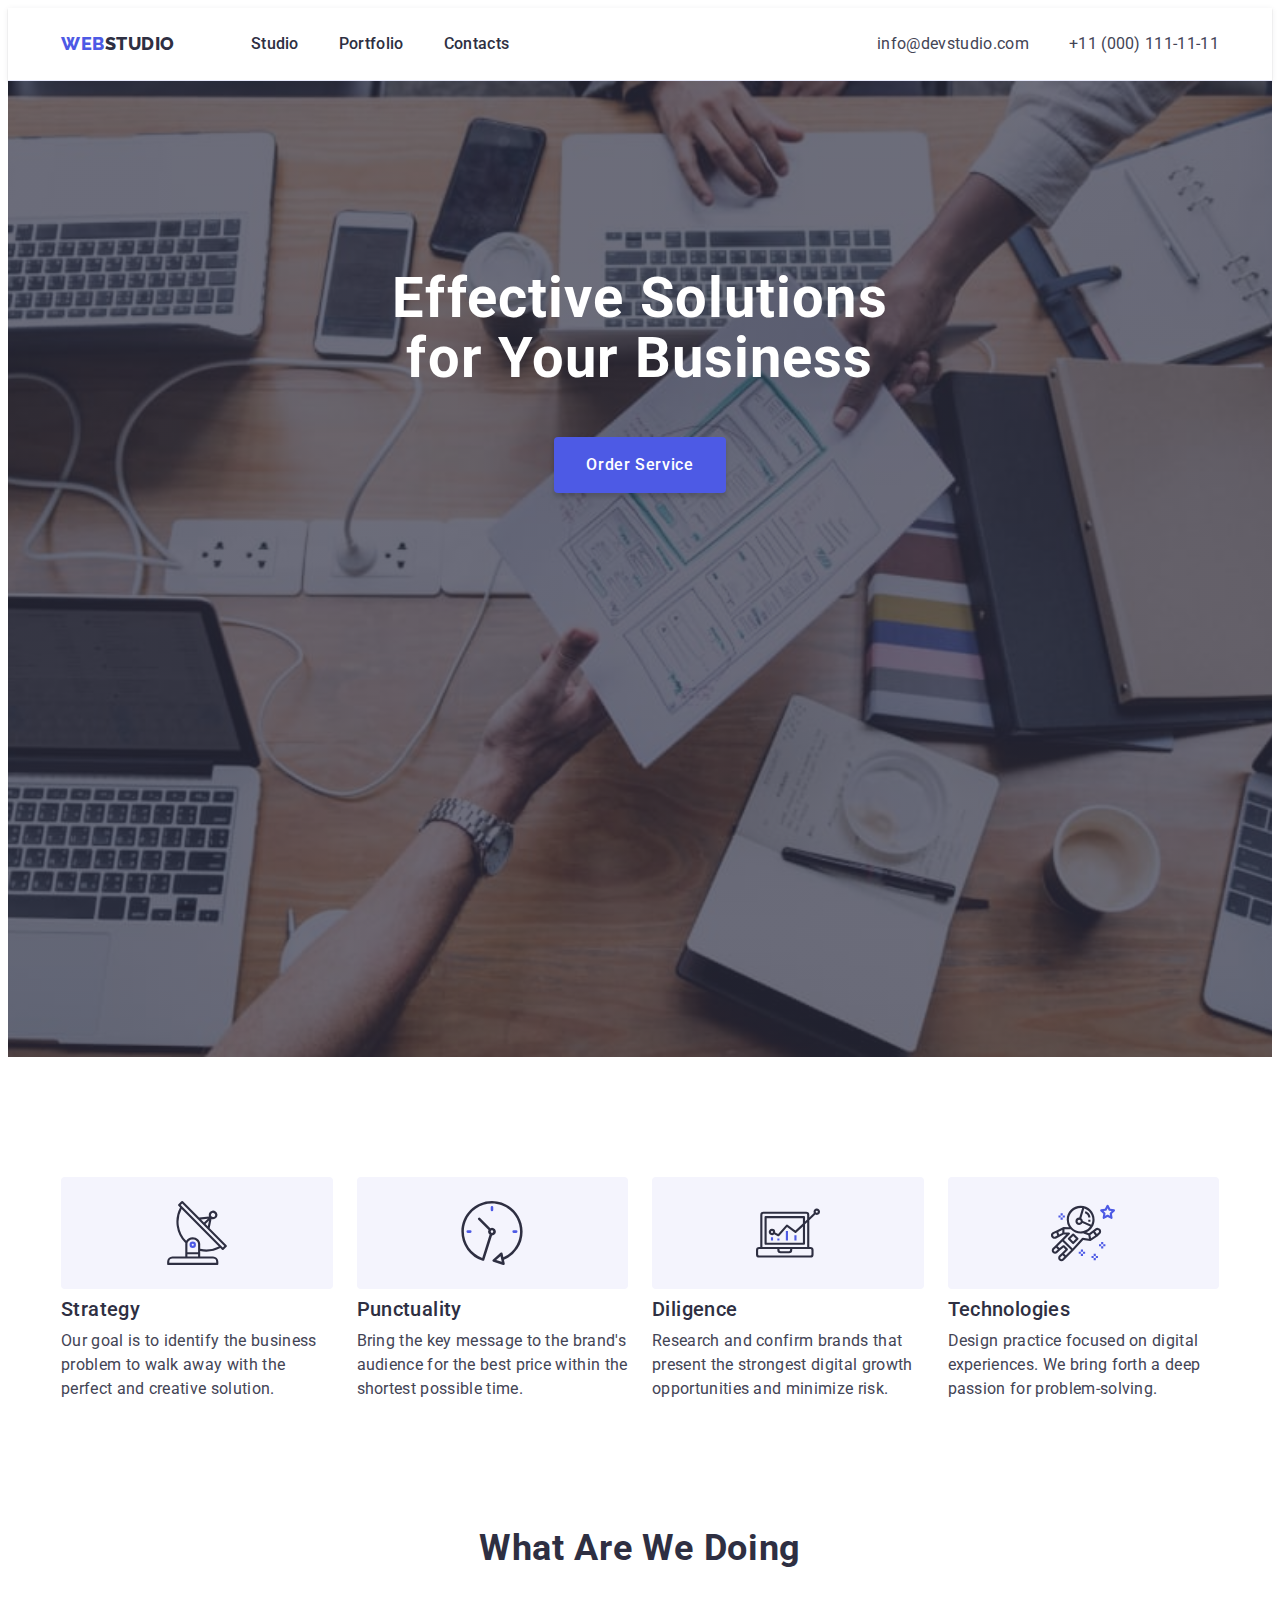
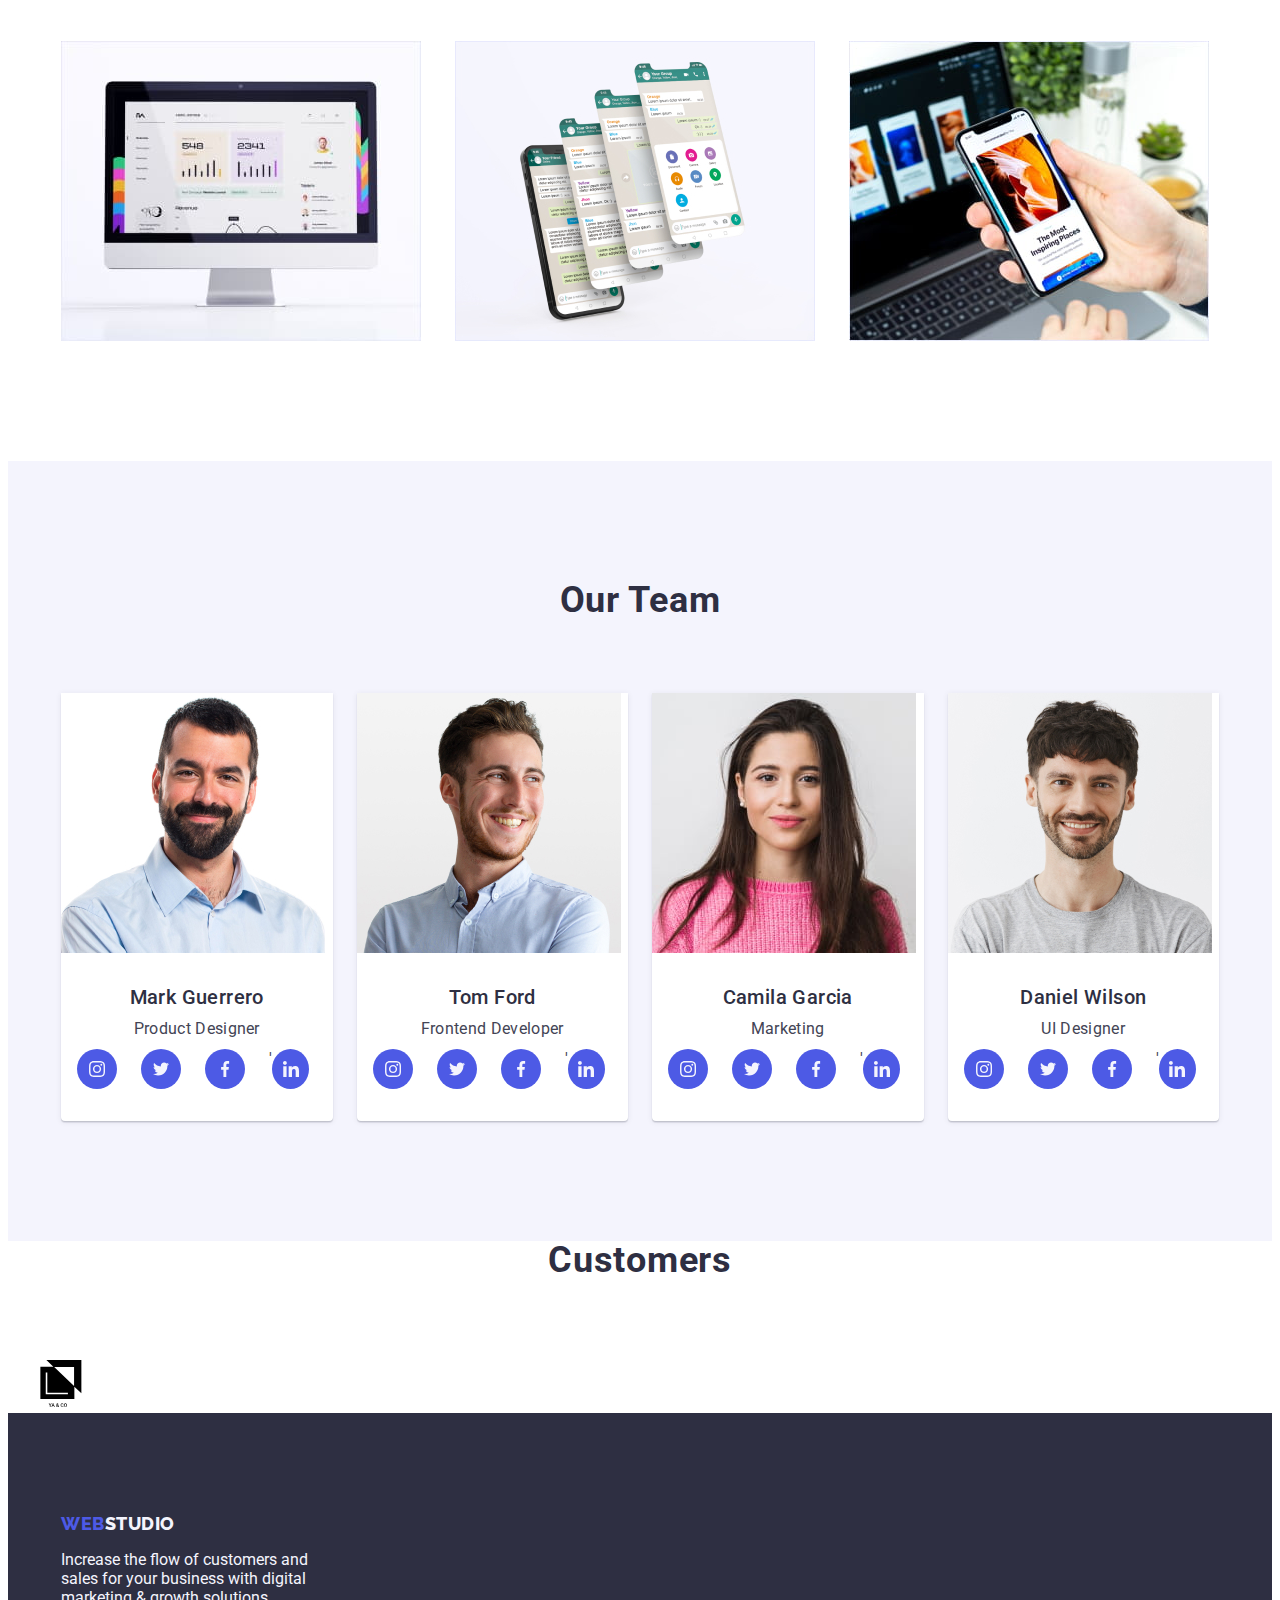
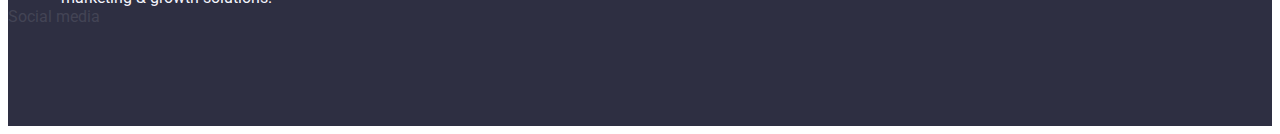
<file: index.html>
<!DOCTYPE html>
<html lang="en">
  <head>
    <meta charset="utf-8" />
    <title>Home work3</title>
    <link rel="preconnect" href="https://fonts.googleapis.com" />
    <link rel="preconnect" href="https://fonts.gstatic.com" crossorigin />
    <link
      href="https://fonts.googleapis.com/css2?family=Raleway:wght@800&family=Roboto:wght@400;500;700;900&display=swap"
      rel="stylesheet" />
    <link
      rel="stylesheet"
      href="https://cdnjs.cloudflare.com/ajax/libs/modern-normalize/1.1.0/modern-normalize.min.css"
      integrity="sha512-wpPYUAdjBVSE4KJnH1VR1HeZfpl1ub8YT/NKx4PuQ5NmX2tKuGu6U/JRp5y+Y8XG2tV+wKQpNHVUX03MfMFn9Q=="
      crossorigin="anonymous"
      referrerpolicy="no-referrer" />
    <link rel="stylesheet" href="./css/styles.css" />
  </head>

  <body>
    <header class="header-main">
      <div class="container">
        <nav class="nav-container">
          <a class="link logo" href="./index.html">Web<span class="logo-text-top">Studio</span> </a>
          <ul class="list menu-nav">
            <li><a href="./index.html" class="link menu">Studio</a></li>
            <li><a href="./portfolio.html" class="link menu">Portfolio</a></li>
            <li><a href="" class="link menu">Contacts</a></li>
          </ul>
        </nav>
        <address class="contacts">
          <ul class="list address-list">
            <li><a href="mailto:info@devstudio.com" class="link link-address">info@devstudio.com</a></li>
            <li><a href="tel:+110001111111" class="link link-address">+11 (000) 111-11-11</a></li>
          </ul>
        </address>
      </div>
    </header>
    <main>
      <!-- перша -->
      <section class="hero">
        <div class="container">
          <h1 class="solution">Effective Solutions for Your Business</h1>
          <button type="button" class="button">Order Service</button>
        </div>
      </section>
      <!-- друга -->
      <section class="features">
        <div class="container">
          <h2 class="visually-hidden">feature-list</h2>
          <ul class="features-list list">
            <li class="features-item">
              <div class="feature-conteiner">
              <svg class="feature-icons" width="64" height="64"><use href="./images/icons.svg#icon-antenna"></use>
              </svg> 
            </div> 
              <h3 class="header-list-item">Strategy</h3>
              <p class="feature-prg">
                Our goal is to identify the business problem to walk away with the perfect and creative solution.
              </p>
            </li>
            <li class="features-item">
              <div class="feature-conteiner">
                <svg class="feature-icons" width="64" height="64"><use href="./images/icons.svg#icon-clock"></use>
                </svg> 
              </div> 
              <h3 class="header-list-item">Punctuality</h3>
              <p class="feature-prg">
                Bring the key message to the brand's audience for the best price within the shortest possible time.
              </p>
            </li>
            <li class="features-item">
              <div class="feature-conteiner">
                <svg class="feature-icons" width="64" height="64"><use href="./images/icons.svg#icon-diagram"></use>
                </svg> 
              </div> 
              <h3 class="header-list-item">Diligence</h3>
              <p class="feature-prg">
                Research and confirm brands that present the strongest digital growth opportunities and minimize risk.
              </p>
            </li>
            <li class="features-item">
              <div class="feature-conteiner">
                <svg class="feature-icons" width="64" height="64"><use href="./images/icons.svg#icon-astronaut"></use>
                </svg> 
              </div> 
              <h3 class="header-list-item">Technologies</h3>
              <p class="feature-prg">
                Design practice focused on digital experiences. We bring forth a deep passion for problem-solving.
              </p>
            </li>
          </ul>
        </div>
      </section>
      <!-- третя -->
      <section class="projects">
        <div class="container">
          <h2 class="header-projects">What are we doing</h2>
          <ul class="projects-card list">
            <li class="projects-item">
              <a href="" class="link"> <img src="./images/pic1.jpg" alt="Projects-item" /></a>
            </li>
            <li class="projects-item">
              <a href="" class="link"> <img src="./images/pic2.jpg" alt="Projects-item" /></a>
            </li>
            <li class="projects-item">
              <a href="" class="link"> <img src="./images/pic3.jpg" alt="Projects-item" /></a>
            </li>
          </ul>
        </div>
      </section>
      <!-- четверта -->
      <section class="employees">
        <div class="container">
          <h2 class="header-projects">Our Team</h2>
           <ul class="employees-card list">
                <li class="employees-item">
              <img src="./images/pic4.jpg" alt="Product Disigner Mark Guerrero" />
              <div class="employees-text">
                <h3 class="header-list-item">Mark Guerrero</h3>
                <p class="feature-prg">Product Designer</p>
            <ul class="social-icons list">
                <li class="social-item">
                  <a href="" class="social-link">
                      <svg width="16" height="16"><use href="./images/icons.svg#icon-instagram"></use>
                      </svg></a> </li>
                <li class="social-item">
                  <a href="" class="social-link">
                      <svg width="16" height="16"><use href="./images/icons.svg#icon-twitter"></use>
                      </svg></a> </li>
                <li class="social-item">
                  <a href="" class="social-link">
                      <svg width="16" height="16"><use href="./images/icons.svg#icon-facebook"></use>
                      </svg></a></li>
                <li class="social-item">'
                    <a href="" class="social-link">
                      <svg width="16" height="16"><use href="./images/icons.svg#icon-linkedin"></use>
                      </svg></a></li>
              </ul>
              </div>
            </li>
            <li class="employees-item">
              <img src="./images/pic5.jpg" alt="Frontend Developer Tom Ford" />
              <div class="employees-text">
                <h3 class="header-list-item">Tom Ford</h3>
                <p class="feature-prg">Frontend Developer</p>
 <ul class="social-icons list">
                <li class="social-item">
                  <a href="" class="social-link">
                      <svg width="16" height="16"><use href="./images/icons.svg#icon-instagram"></use>
                      </svg></a> </li>
                <li class="social-item">
                  <a href="" class="social-link">
                      <svg width="16" height="16"><use href="./images/icons.svg#icon-twitter"></use>
                      </svg></a> </li>
                <li class="social-item">
                  <a href="" class="social-link">
                      <svg width="16" height="16"><use href="./images/icons.svg#icon-facebook"></use>
                      </svg></a></li>
                <li class="social-item">'
                    <a href="" class="social-link">
                      <svg width="16" height="16"><use href="./images/icons.svg#icon-linkedin"></use>
                      </svg></a></li>
              </ul>
              </div>
            </li>
            <li class="employees-item">
              <img src="./images/pic6.jpg" alt="Marketing Camila Garcia" />
              <div class="employees-text">
                <h3 class="header-list-item">Camila Garcia</h3>
                <p class="feature-prg">Marketing</p>
 <ul class="social-icons list">
                <li class="social-item">
                  <a href="" class="social-link">
                      <svg width="16" height="16"><use href="./images/icons.svg#icon-instagram"></use>
                      </svg></a> </li>
                <li class="social-item">
                  <a href="" class="social-link">
                      <svg width="16" height="16"><use href="./images/icons.svg#icon-twitter"></use>
                      </svg></a> </li>
                <li class="social-item">
                  <a href="" class="social-link">
                      <svg width="16" height="16"><use href="./images/icons.svg#icon-facebook"></use>
                      </svg></a></li>
                <li class="social-item">'
                    <a href="" class="social-link">
                      <svg width="16" height="16"><use href="./images/icons.svg#icon-linkedin"></use>
                      </svg></a></li>
              </ul>
              </div>
            </li>
            <li class="employees-item">
              <img src="./images/pic7.jpg" alt="Ul Designer Daniel Wilson" />
              <div class="employees-text">
                <h3 class="header-list-item">Daniel Wilson</h3>
                <p class="feature-prg">UI Designer</p>
                 <ul class="social-icons list">
                <li class="social-item">
                  <a href="" class="social-link">
                      <svg width="16" height="16"><use href="./images/icons.svg#icon-instagram"></use>
                      </svg></a> </li>
                <li class="social-item">
                  <a href="" class="social-link">
                      <svg width="16" height="16"><use href="./images/icons.svg#icon-twitter"></use>
                      </svg></a> </li>
                <li class="social-item">
                  <a href="" class="social-link">
                      <svg width="16" height="16"><use href="./images/icons.svg#icon-facebook"></use>
                      </svg></a></li>
                <li class="social-item">'
                    <a href="" class="social-link">
                      <svg width="16" height="16"><use href="./images/icons.svg#icon-linkedin"></use>
                      </svg></a></li>
              </ul>
              </div>
            </li>
          </ul>
        </div>
      </section>

      <!-- пята -->
      <section class="customers">
        <div class="containers">
          <h2 class="header-projects">Customers</h2>
            <ul class="customers-card list">
              <li class="customers-item">
                <a href="" class="customers-link link">
                  <svg width="104" height="56" class="customers-list-icon">
                    <use href="./images/icons.svg#icon-first"></use>
                  </svg>
                </a>
              </li>
              <li></li>
              <li></li>
              <li></li>
              <li></li>
              <li></li>
            </ul>
          <div>
      </section>

    </main>

    <footer class="bottom">
      <div class="container">
        <a class="logo link" href="./index.html"> Web<span class="logo-text-bottom">Studio</span></a>
        <p class="text-bottom">
          Increase the flow of customers and sales for your business with digital marketing & growth solutions.
        </p>
      </div>
      <div class="social list">
        <ul></ul>
        <ul></ul>
        <ul></ul>
        <ul></ul>
<p>Social media</p>
      </div>
    </footer>
  </body>
</html>
</file>
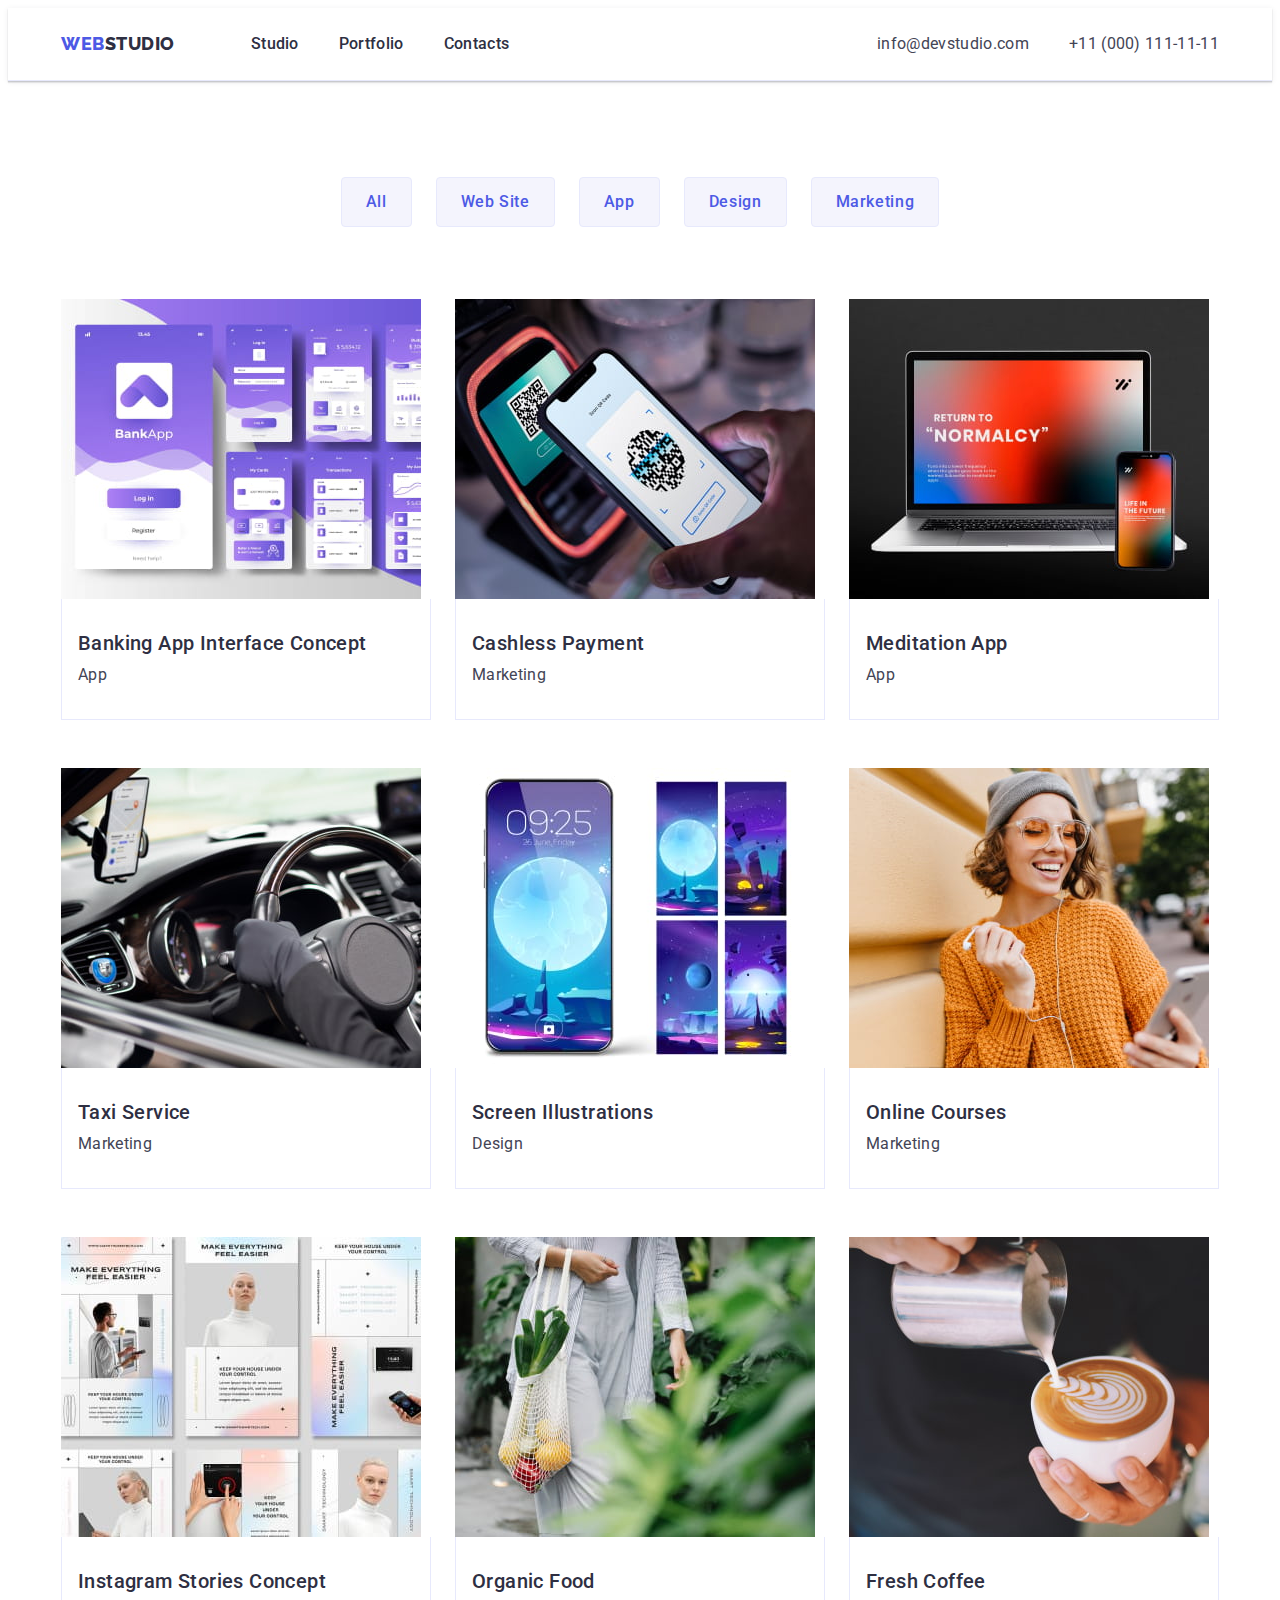
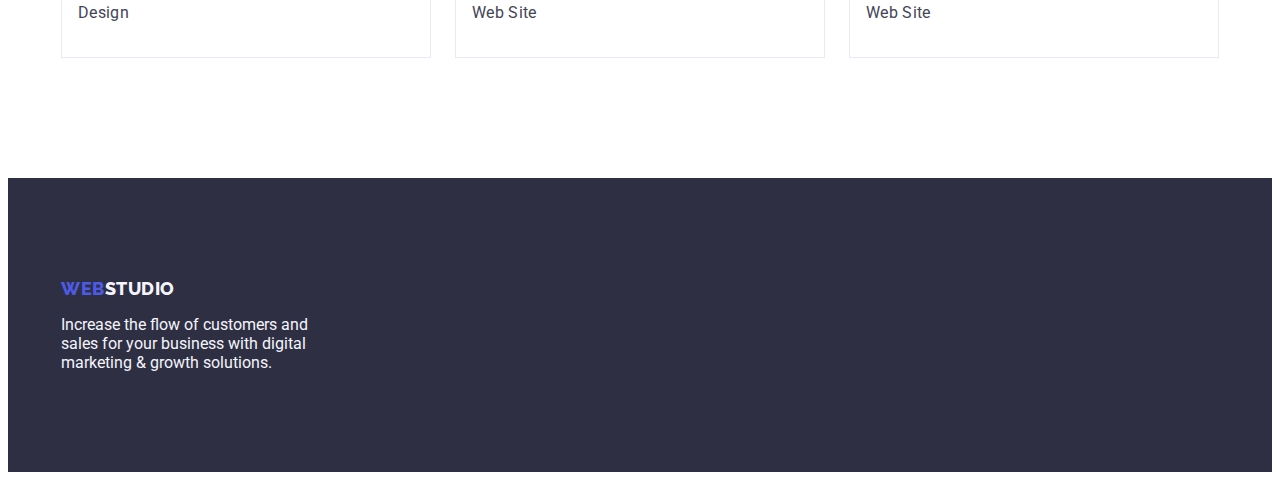
<file: portfolio.html>
<!DOCTYPE html>
<html lang="en">
  <head>
    <meta charset="utf-8" />
    <title>Home work3 portfolio</title>
    <link rel="preconnect" href="https://fonts.googleapis.com" />
    <link rel="preconnect" href="https://fonts.gstatic.com" crossorigin />

    <link
      href="https://fonts.googleapis.com/css2?family=Raleway:wght@800&family=Roboto:wght@400;500;700;900&display=swap"
      rel="stylesheet" />
    <link
      rel="stylesheet"
      href="https://cdnjs.cloudflare.com/ajax/libs/modern-normalize/1.1.0/modern-normalize.min.css"
      integrity="sha512-wpPYUAdjBVSE4KJnH1VR1HeZfpl1ub8YT/NKx4PuQ5NmX2tKuGu6U/JRp5y+Y8XG2tV+wKQpNHVUX03MfMFn9Q=="
      crossorigin="anonymous"
      referrerpolicy="no-referrer" />
    <link rel="stylesheet" href="./css/styles.css" />
  </head>

  <body>
    <header class="header-main">
      <div class="container">
        <nav class="nav-container">
          <a class="logo link" href="./index.html">Web<span class="logo-text-top">Studio</span> </a>
          <ul class="list menu-nav">
            <li><a href="./index.html" class="link menu">Studio</a></li>
            <li><a href="./portfolio.html" class="link menu">Portfolio</a></li>
            <li><a href="" class="link menu">Contacts</a></li>
          </ul>
        </nav>
        <address class="contacts">
          <ul class="list address-list">
            <li><a href="mailto:info@devstudio.com" class="link link-address">info@devstudio.com</a></li>
            <li><a href="tel:+110001111111" class="link link-address">+11 (000) 111-11-11</a></li>
          </ul>
        </address>
      </div>
    </header>
    <!-- перша -->
    <main>
      <section class="btn">
        <div class="container">
          <h1 class="visually-hidden">route</h1>
          <ul class="list list-btn">
            <li class="btn-item">
              <button type="button" class="active filter-btn">All</button>
            </li>
            <li class="btn-item">
              <button type="button" class="active filter-btn">Web Site</button>
            </li>
            <li class="btn-item">
              <button type="button" class="active filter-btn">App</button>
            </li>
            <li class="btn-item">
              <button type="button" class="active filter-btn">Design</button>
            </li>
            <li class="btn-item">
              <button type="button" class="active filter-btn">Marketing</button>
            </li>
          </ul>
          <!-- список -->
          <ul class="portfolio-card list">
            <li class="portfolio-item">
              <a href="" class="link">
                <img src="./images/img11.jpg" alt="Photo 1" />
                <div class="card-text">
                  <h2 class="portfolio-header">Banking App Interface Concept</h2>
                  <p class="portfolio-prg">App</p>
                </div>
              </a>
            </li>
            <li class="portfolio-item">
              <a href="" class="link">
                <img src="./images/img12.jpg" alt="Photo 2" />
                <div class="card-text">
                  <h2 class="portfolio-header">Cashless Payment</h2>
                  <p class="portfolio-prg">Marketing</p>
                </div>
              </a>
            </li>
            <li class="portfolio-item">
              <a href="" class="link">
                <img src="./images/img13.jpg" alt="Photo 3" />
                <div class="card-text">
                  <h2 class="portfolio-header">Meditation App</h2>
                  <p class="portfolio-prg">App</p>
                </div>
              </a>
            </li>
            <li class="portfolio-item">
              <a href="" class="link">
                <img src="./images/img14.jpg" alt="Photo 4" />
                <div class="card-text">
                  <h2 class="portfolio-header">Taxi Service</h2>
                  <p class="portfolio-prg">Marketing</p>
                </div>
              </a>
            </li>
            <li class="portfolio-item">
              <a href="" class="link">
                <img src="./images/img15.jpg" alt="Photo 5" />
                <div class="card-text">
                  <h2 class="portfolio-header">Screen Illustrations</h2>
                  <p class="portfolio-prg">Design</p>
                </div>
              </a>
            </li>
            <li class="portfolio-item">
              <a href="" class="link">
                <img src="./images/img16.jpg" alt="Photo 6" />
                <div class="card-text">
                  <h2 class="portfolio-header">Online Courses</h2>
                  <p class="portfolio-prg">Marketing</p>
                </div>
              </a>
            </li>
            <li class="portfolio-item">
              <a href="" class="link">
                <img src="./images/img17.jpg" alt="Photo 7" />
                <div class="card-text">
                  <h2 class="portfolio-header">Instagram Stories Concept</h2>
                  <p class="portfolio-prg">Design</p>
                </div>
              </a>
            </li>
            <li class="portfolio-item">
              <a href="" class="link">
                <img src="./images/img18.jpg" alt="Photo 8" />
                <div class="card-text">
                  <h2 class="portfolio-header">Organic Food</h2>
                  <p class="portfolio-prg">Web Site</p>
                </div>
              </a>
            </li>
            <li class="portfolio-item">
              <a href="" class="link">
                <img src="./images/img19.jpg" alt="Photo 9" />
                <div class="card-text">
                  <h2 class="portfolio-header">Fresh Coffee</h2>
                  <p class="portfolio-prg">Web Site</p>
                </div>
              </a>
            </li>
          </ul>
        </div>
      </section>
    </main>

    <footer class="bottom">
      <div class="container">
        <a class="logo link" href="./index.html"> Web<span class="logo-text-bottom">Studio</span></a>
        <p class="text-bottom">
          Increase the flow of customers and sales for your business with digital marketing & growth solutions.
        </p>
      </div>
    </footer>
  </body>
</html>
</file>
<file: css/styles.css>
:root {
    --CORNFLOWER: #E7E9FC;
    --WHITE: #ffffff;
    --NAVY_BLUE: #2E2F42;
    --IRIS: #4D5AE5;
    --OCEAN: #404BBF;
    --CLOUD: #F4F4FD;
    --SLATE: #434455;
    --BORDER-CUSTOMER: #8E8F99;
}
body {
    font-family: 'Roboto', sans-serif;
    background-color: var(--WHITE);
    color: var(--SLATE);
}
header {
    border-bottom: 1px solid var(--CORNFLOWER);
    box-shadow: 0px 2px 1px rgba(46, 47, 66, 0.08), 0px 1px 1px rgba(46, 47, 66, 0.16), 0px 1px 6px rgba(46, 47, 66, 0.08);
}
ul, ol, h1, h2, h3, p {
    padding: 0;
    margin: 0;
}
img {
    display: block;
    max-width: 100%;
    height: auto;
}
nav {
    display: flex;
}
.header-main > .container {
    display: flex;
    justify-content: space-between;
}
.container { 
    max-width: 1158px;
    padding: 0 15px; 
    margin: 0 auto; 
}
.hero > .container {
    text-align: center;
}

.nav-container {
    align-items: center;
}
.list {
    list-style-type: none;
}
.menu-nav {
    display: flex;
    gap: 40px;
}
.menu {
    display: flex;
    font-weight: 500;
    font-size: 16px;
    line-height: 1.5;
    letter-spacing: 0.02em;
    color: var(--NAVY_BLUE);
    padding: 24px 0;
}
.contacts {
    font-style: normal;
}
.link {
    text-decoration: none;
}
.address-list {
    display: flex;
    gap: 40px;
}
.link-address {
    display: block;
    font-weight: 400;
    font-size: 16px;
    line-height: 1.5;
    letter-spacing: 0.02em;
    color: var(--SLATE);
    text-decoration: none;
    padding: 24px 0;
}
.logo {
    display: block;
    text-transform: uppercase;    
    color: var(--IRIS);
    font-family: 'Raleway', sans-serif;
    font-weight: 800;
    font-size: 18px;
    line-height: 1.17;
    letter-spacing: 0.03em;
   }
   header .logo {
      margin-right: 76px;
   }
 
.link:hover,
.link:focus {
    color: var(--OCEAN);
}
.logo-text-top {
    color: var(--NAVY_BLUE);
}
.logo-text-bottom{
    color: var(--CLOUD);
}
.text-bottom{
    color: var(--CLOUD);
    width: 264px;
}
.hero {
  
max-width: 1440px;
height: 600px;

background-image: linear-gradient(
    rgba(46, 47, 66, 0.7), rgba(46, 47, 66, 0.7)
    ),
url(../images/img-name.jpg);

background-repeat: no-repeat;
background-position: center;
background-size: cover;

margin-left: auto;
margin-right: auto;
padding: 188px 0px;
    
}
.header-list-item {
    font-weight: 500;
    font-size: 20px;
    line-height: 1.2;
    letter-spacing: 0.02em;
    color: var(--NAVY_BLUE);
    margin-bottom: 8px;
}
.features {
    padding: 120px 0 120px;
}
.visually-hidden {
    position: absolute;
    width: 1px;
    height: 1px;
    margin: -1px;
    border: 0;
    padding: 0;
    white-space: nowrap;
    clip-path: inset(100%);
    clip: rect(0 0 0 0);
    overflow: hidden;
    margin-bottom: 8px;
}

.features-list {
    display: flex;
    flex-wrap: wrap;
    gap: 24px;
}

.features-item {
    font-weight: 500;
    flex-basis: calc((100% - 72px) / 4);    
    font-size: 16px;
    line-height: 1.5;
    letter-spacing: 0.02em;
}
.feature-prg {
    line-height: 1.5;
    font-weight: 400;
    font-size: 16px;
    letter-spacing: 0.02em;
    color: var(--SLATE);
    margin-bottom: 8px;
}
.feature-conteiner {
    display: flex;
    justify-content: center;
    align-items: center;
    height: 112px;
    margin-bottom: 8px;
    background-color: var(--CLOUD);
    border-radius: 4px;
}
.feature-icons {
    object-fit: cover;
}
.social-icons {
    display: flex;
    gap: 24px;
}
.social-item {
    display: flex;
    width: 40px;
    height: 40px;

}
.social {
    border-radius: 50%;
}
.social-link {
    display: flex;
justify-content: center;
align-items: center;
height: 100%;
width: 100%;
background-color: var(--IRIS);
border-radius: 50%;
}
.social-link:hover,
.social-link:focus {
    background-color: var(--OCEAN);
}

.projects {
    padding-bottom: 120px; 
}
.projects-item {
    flex-basis: calc((100% - 48px) / 3);
}
.projects-card {
    display: flex;
    flex-wrap: wrap;
    gap: 24px;
}
.header-projects {
   font-size: 36px;
   line-height: 1.11;
   text-align: center;
   letter-spacing: 0.02em;
   text-transform: capitalize;
   color: var(--NAVY_BLUE);
   margin-bottom: 72px;
}
.solution {
    color: var(--WHITE);
    font-weight: 700;
    max-width: 496px;
    font-size: 56px;
    line-height: 1.07;
    letter-spacing: 0.02em;
    margin: 0 auto;
}
.button {
    display: block; 
    font-family: inherit;
    font-size: 16px;
    font-weight: 500;
    line-height: 1.5;
    letter-spacing: 0.04em;
    padding: 16px 32px;
    background-color: var(--IRIS);
    box-shadow: 0px 4px 4px rgba(0, 0, 0, 0.15);
    border-radius: 4px;
    color: var(--WHITE);
    cursor: pointer;
    margin: 48px auto 0;
    min-width: 169px; 
    height: 56px;
    border: none; 
}
.button:hover,
.button:focus {
    background-color: var(--OCEAN);
    }

.employees {
    background-color: var(--CLOUD);
    padding: 120px 0;
}
.employees-card{
    display: flex;
    flex-wrap: wrap;
    gap: 24px;
}
.employees-item {
    flex-basis: calc((100% - 72px) / 4); 
    background-color: var(--WHITE);
    width: 264px;
    box-shadow: 0px 1px 6px rgba(46, 47, 66, 0.08), 0px 1px 1px rgba(46, 47, 66, 0.16), 0px 2px 1px rgba(46, 47, 66, 0.08);
    border-radius: 0px 0px 4px 4px;
 }
 .employees-text {
    padding: 32px 16px;
    text-align: center;
 }

 /* customers-list-icon{ */
    
 .customer-card {
    display: flex;
 }

 .customers-item {
    color: var(--BORDER-CUSTOMER);
    justify-content: center;
    gap: 24px;
    border: 1px var(--BORDER-CUSTOMER);
    width: 168px;
    height: 88;
    justify-content: center;
    align-content: center;
 }

 .customers-link {
    justify-content: center;
    gap: 24px;
    border: 1px index.html
    width: 168px;
    height: 88;
    justify-content: center;
    align-content: center;
 }
.bottom {
    background-color: var(--NAVY_BLUE);
    padding: 100px 0;
}
.bottom .logo {
    display: inline-block;
    margin-bottom: 16px;
}

 /**
   |============================
   | portfolio 
   |============================
 */

.btn {
    padding: 96px 0 120px;
   }
.filter-btn:hover,
.filter-btn:focus {
    color: var(--WHITE);
    background-color: var(--OCEAN);
    border: 1px solid transparent;
}
.list-btn{
    display: flex;
    justify-content: center;
    margin-bottom: 72px;
    gap: 24px;
}
.filter-btn {
    font-weight: 500;
    font-size: 16px;
    font-family: inherit;
    line-height: 1.5;
    letter-spacing: 0.04em;
    color: var(--IRIS);
    background-color: var(--CLOUD); 
    cursor: pointer;
    border: 1px solid var(--CORNFLOWER);
    border-radius: 4px;
    padding: 12px 24px;
}
.active:active {
    color: var(--OCEAN);
    box-shadow: 0px 3px 1px rgba(0, 0, 0, 0.1), 0px 2px 1px rgba(0, 0, 0, 0.08), 0px 2px 2px rgba(0, 0, 0, 0.12);
}
.portfolio-card {
    display: flex;
    flex-wrap: wrap;
    row-gap: 48px;   
    column-gap: 24px
}
.card-text {
    padding: 32px 16px;
    border: 1px solid var(--CORNFLOWER);
    border-top: none;
    }    
        
    .card-text:hover { 
    box-shadow: 0px 1px 6px rgba(46, 47, 66, 0.08), 0px 1px 1px rgba(46, 47, 66, 0.16), 0px 2px 1px rgba(46, 47, 66, 0.08);
}
.portfolio-item {
    flex-basis: calc((100% - 48px) / 3);
}
.portfolio-header {
    font-weight: 500;
    font-size: 20px;
    line-height: 1.2;
    letter-spacing: 0.02em;
    color: var(--NAVY_BLUE);
    margin-bottom: 8px;
}
.portfolio-prg {
    font-weight: 400;
    font-size: 16px;
    line-height: 1.5;
    letter-spacing: 0.02em;
    color: var(--SLATE);
}
</file>
